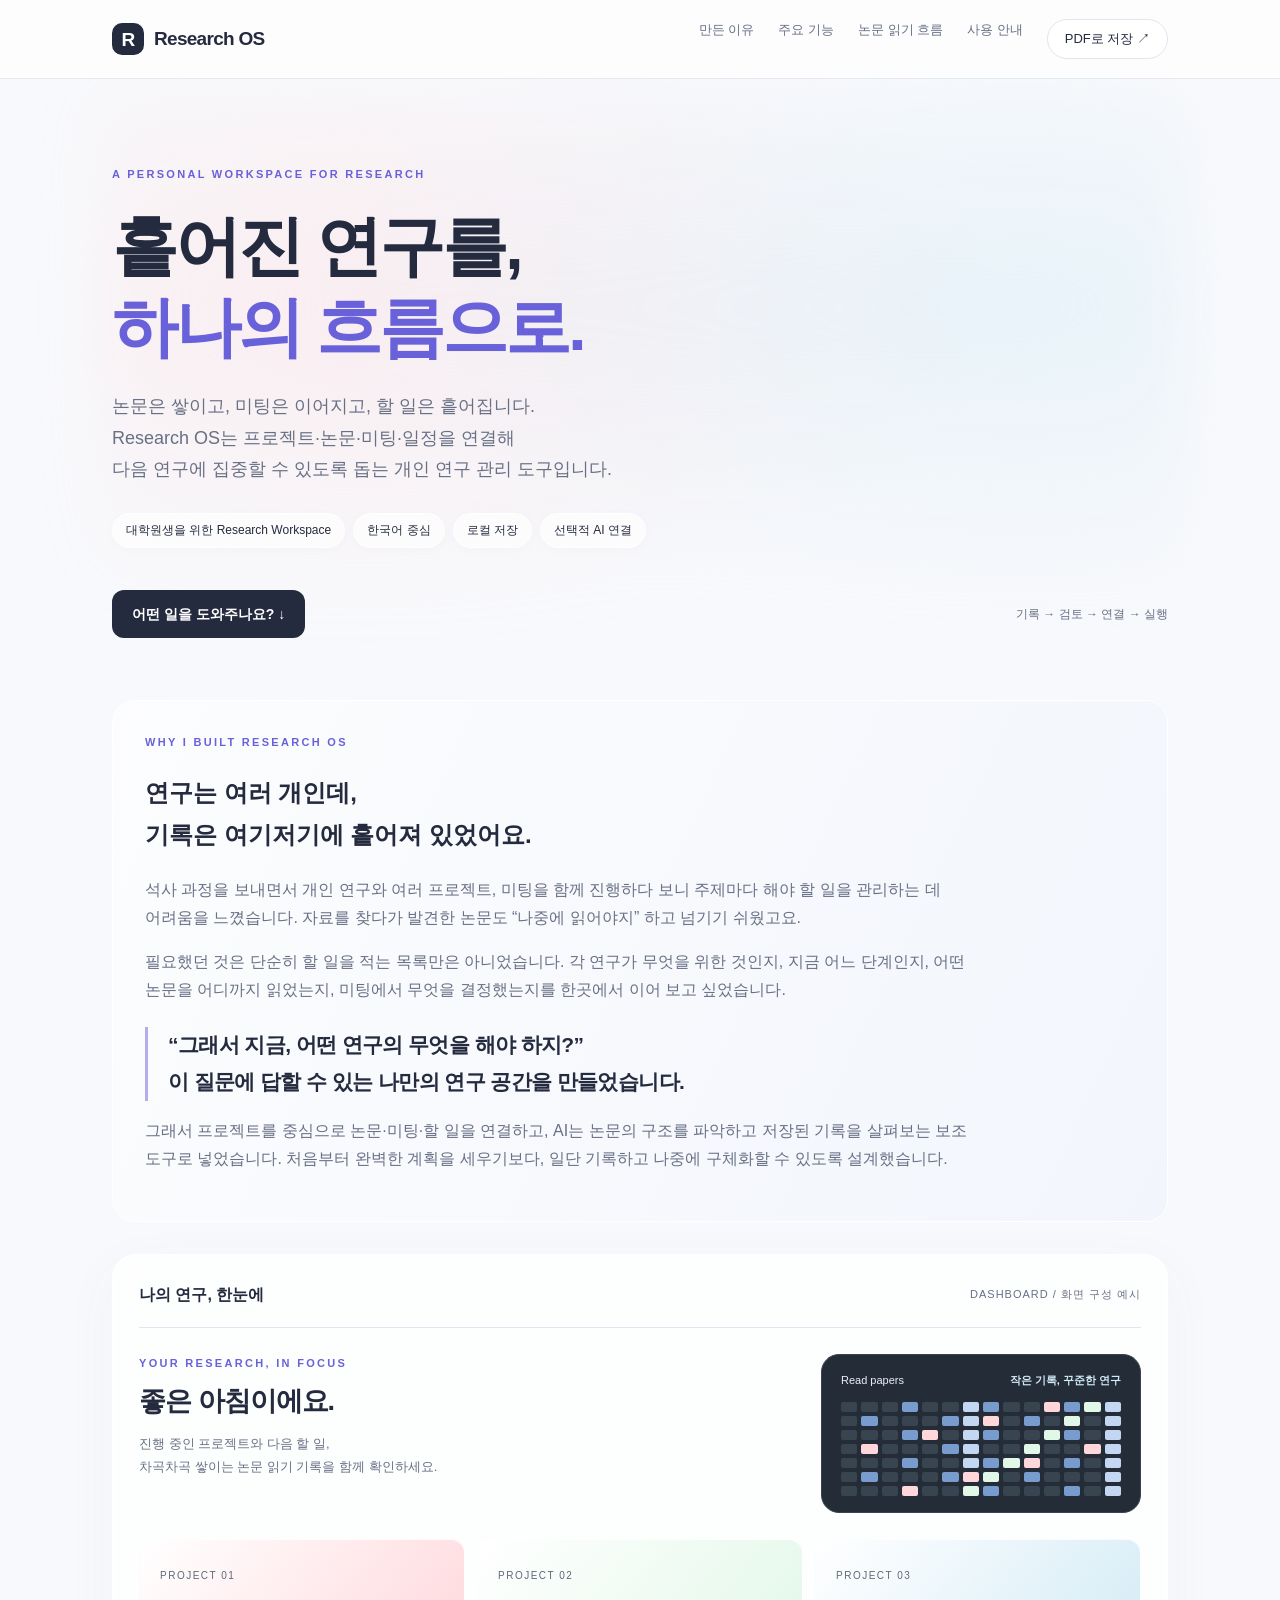
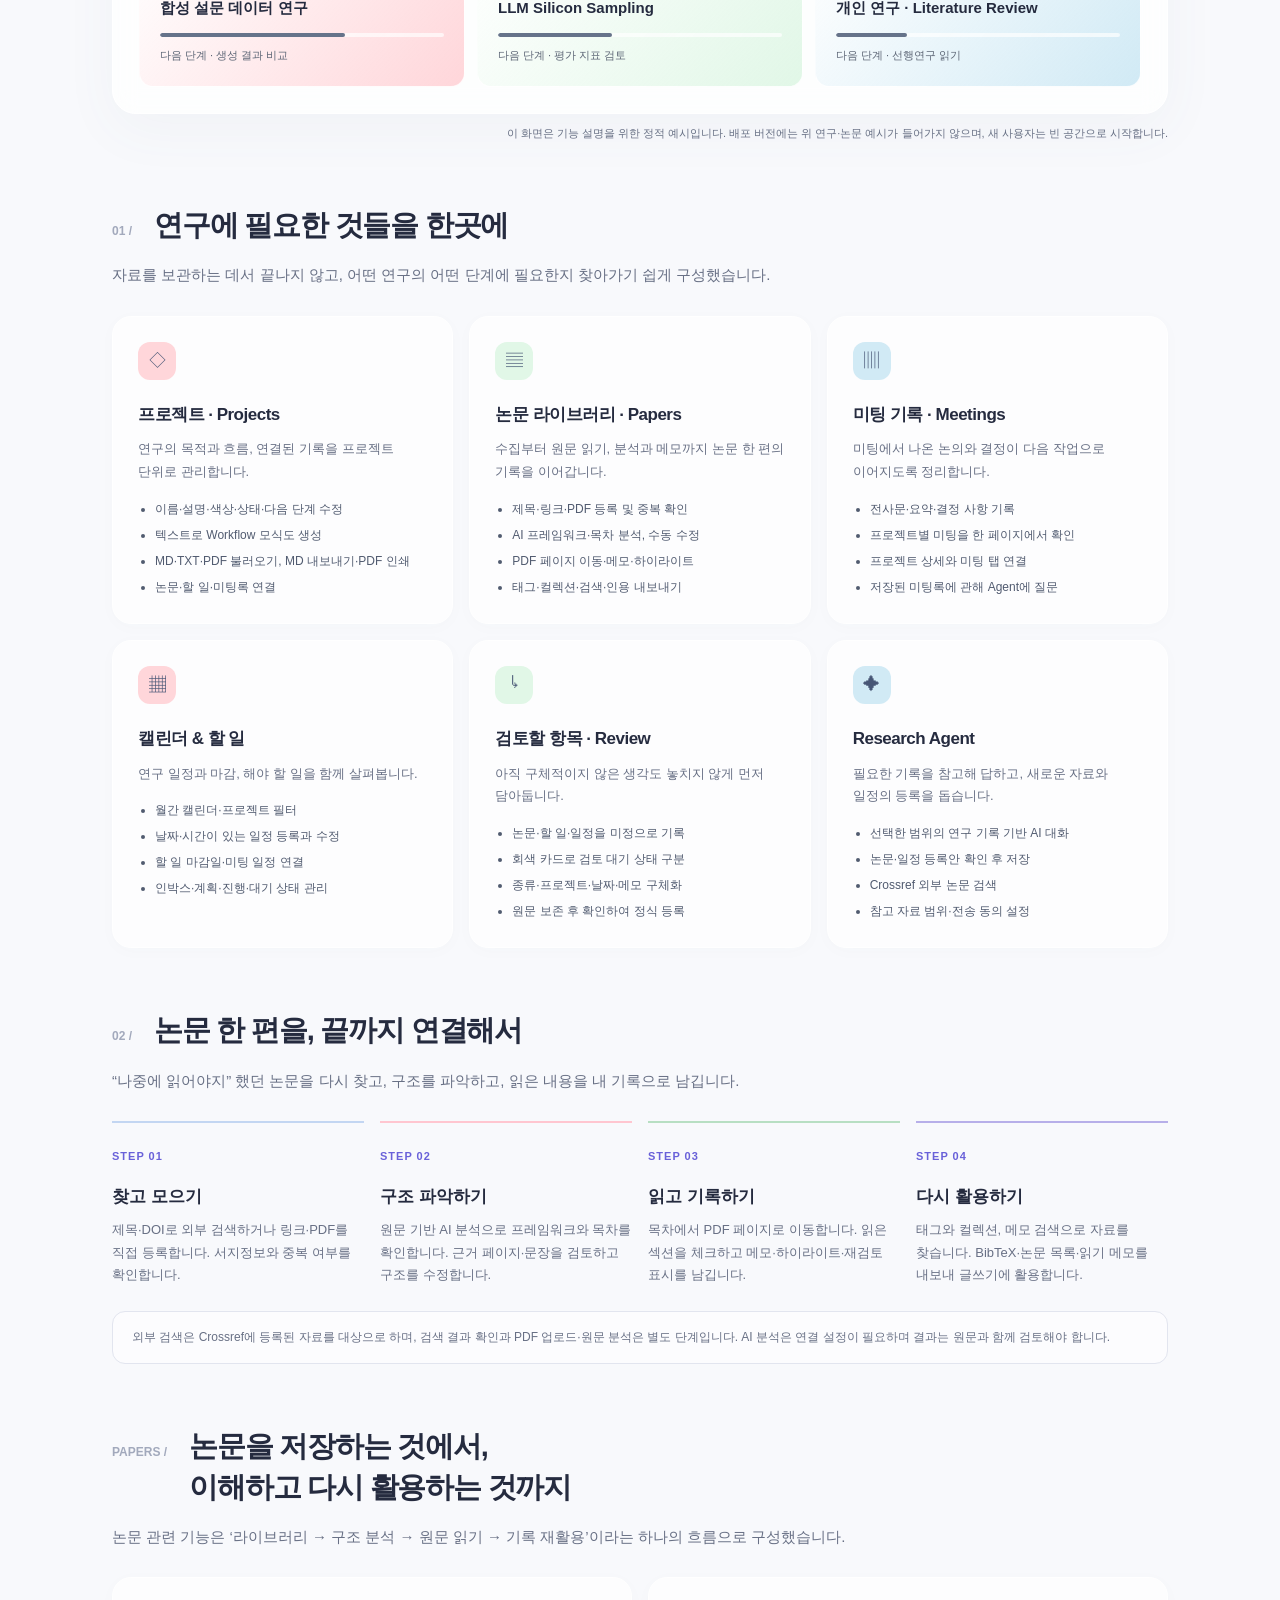
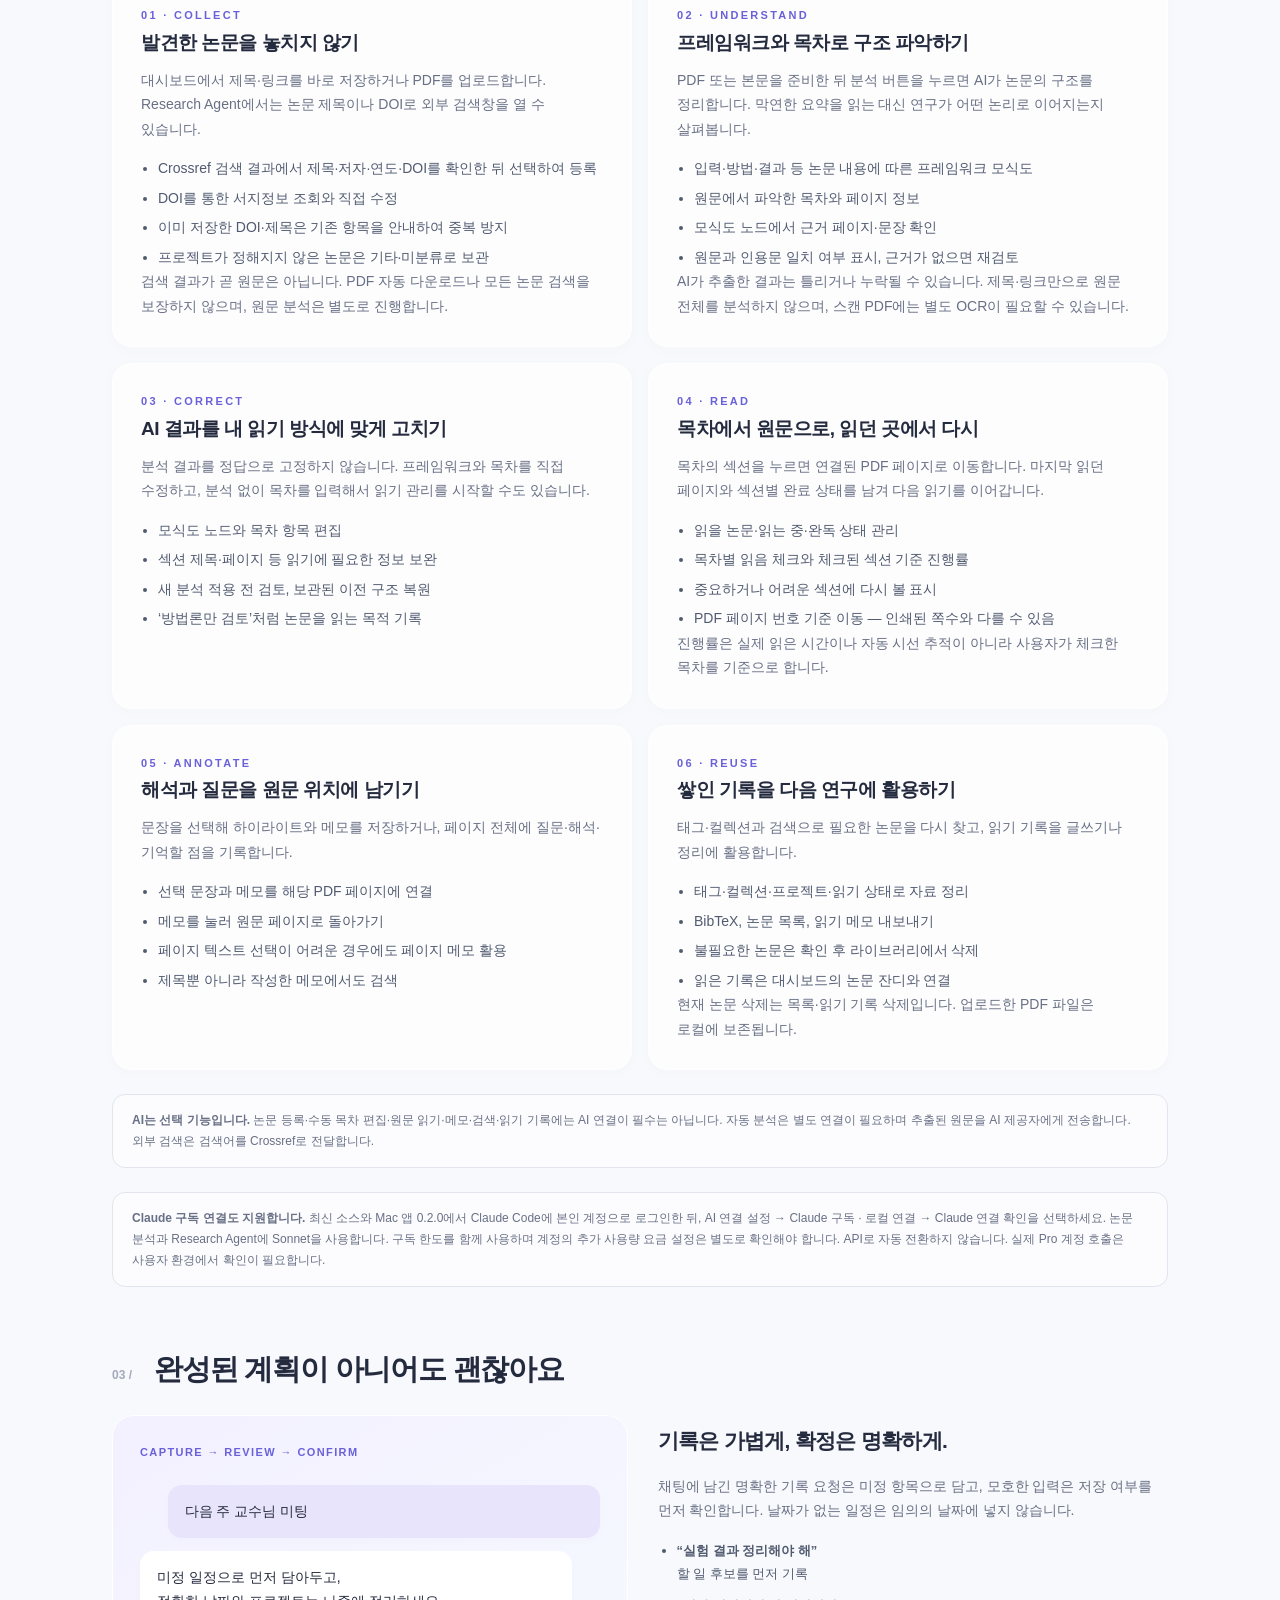
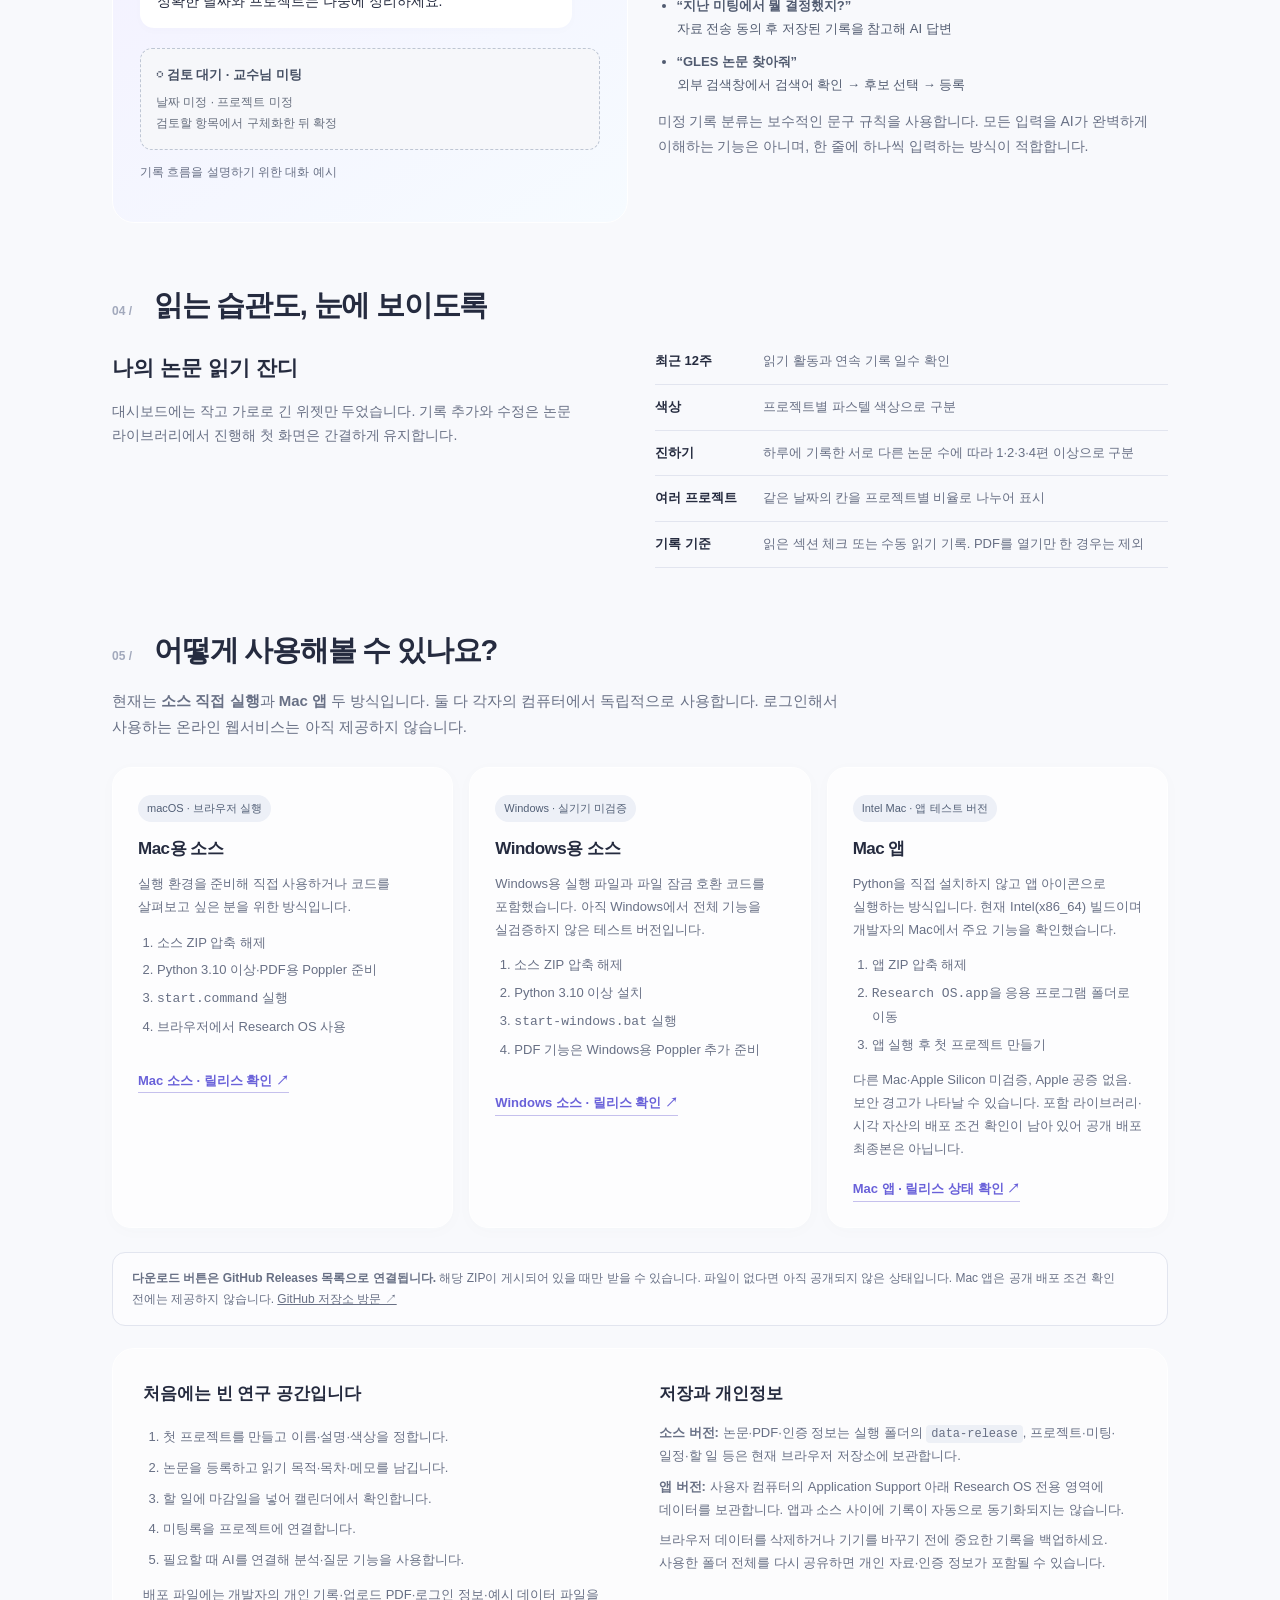
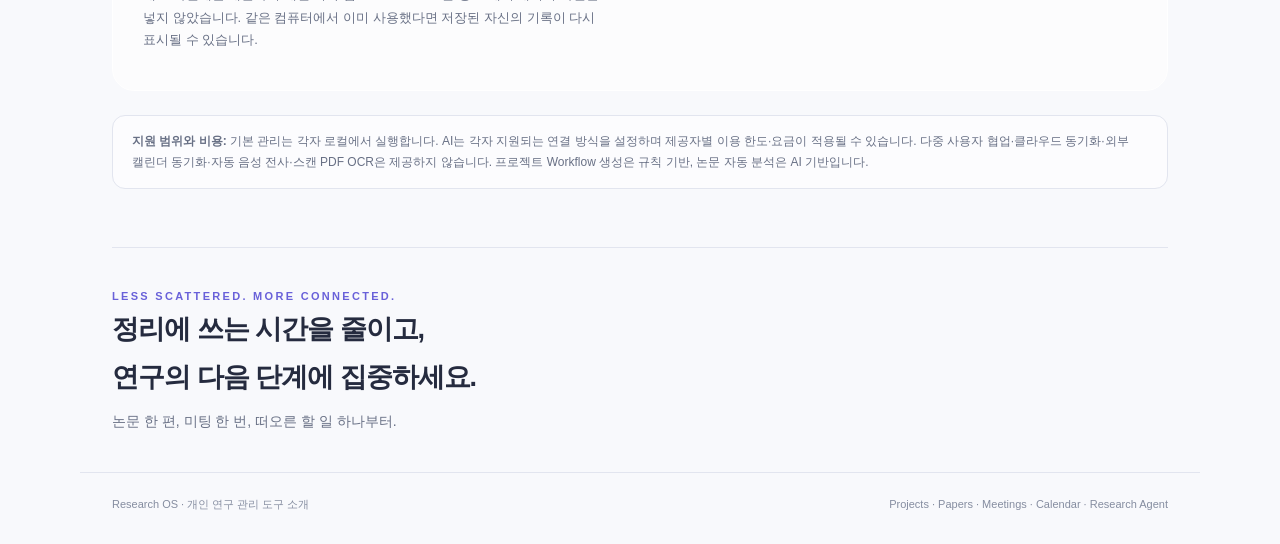
<file: docs/intro.html>
<!doctype html>
<html lang="ko">
<head>
<meta charset="utf-8">
<meta name="viewport" content="width=device-width, initial-scale=1">
<meta name="description" content="대학원생을 위한 개인 연구 관리 도구 Research OS. 프로젝트, 논문, 미팅, 일정과 AI를 하나의 연구 흐름으로 연결합니다.">
<title>Research OS — 만든 이유, 논문 관리, 사용 안내</title>
<style>
:root{--ink:#252b3f;--muted:#687085;--violet:#6961d9;--line:#e2e5ef;--pink:#FFD6DA;--mint:#E1F7E7;--sky:#D1EAF5;--blue:#C3D6F2}
*{box-sizing:border-box}html{scroll-behavior:smooth}body{margin:0;background:#f8f9fc;color:var(--ink);font-family:Inter,Pretendard,-apple-system,BlinkMacSystemFont,"Apple SD Gothic Neo","Noto Sans KR",sans-serif;line-height:1.75;word-break:keep-all}a{color:inherit;text-decoration:none}button{font:inherit}a:focus-visible,button:focus-visible{outline:3px solid var(--violet);outline-offset:5px}main,.nav,footer{max-width:1120px;margin:auto;padding-left:32px;padding-right:32px}.top{border-bottom:1px solid #e6e8f0;background:#ffffffb8}.nav{min-height:78px;display:flex;align-items:center;justify-content:space-between;gap:20px}.brand{font-size:19px;font-weight:850;letter-spacing:-.7px;display:flex;align-items:center;gap:10px}.logo{display:grid;place-items:center;width:32px;height:32px;color:white;background:var(--ink);border-radius:10px;font-size:19px}.nav-links{display:flex;gap:24px;font-size:13px;color:var(--muted)}.print{border:1px solid var(--line);border-radius:99px;background:white;padding:8px 17px;color:var(--ink);cursor:pointer}.hero{position:relative;padding:86px 0 62px}.hero:before{content:"";position:absolute;inset:15px -15px 0;z-index:-1;background:radial-gradient(ellipse at 85% 35%,#d1eaf568,transparent 55%),radial-gradient(ellipse at 25% 35%,#ffd6da55,transparent 55%);filter:blur(28px)}.eyebrow{font-size:11px;font-weight:800;letter-spacing:2.3px;color:var(--violet);text-transform:uppercase}.hero h1{font-size:clamp(38px,5.7vw,66px);line-height:1.22;letter-spacing:-3px;margin:22px 0 24px}.hero h1 span{color:var(--violet)}.lead{font-size:18px;color:var(--muted);max-width:660px;margin:0}.pills{display:flex;flex-wrap:wrap;gap:8px;margin-top:27px}.pill{font-size:12px;background:#ffffffb5;border:1px solid white;box-shadow:0 2px 12px #27345205;padding:6px 13px;border-radius:30px}.hero-bottom{display:flex;justify-content:space-between;align-items:center;margin-top:42px;gap:18px}.cta{display:inline-block;background:var(--ink);color:white;border-radius:12px;padding:12px 20px;font-size:14px;font-weight:650}.small{font-size:12px;color:var(--muted)}
.preview{border:1px solid white;border-radius:24px;background:#ffffffb8;box-shadow:0 16px 55px #4b60840c,inset 0 1px 0 white;padding:26px;backdrop-filter:blur(12px)}.preview-top{display:flex;align-items:center;justify-content:space-between;gap:18px;border-bottom:1px solid var(--line);padding-bottom:18px}.preview-label{font-size:11px;color:var(--muted);letter-spacing:1px}.preview-content{display:grid;grid-template-columns:1fr 320px;gap:30px;padding:26px 0}.greeting h2{font-size:27px;margin:5px 0 8px;letter-spacing:-1px}.greeting p{font-size:13px;color:var(--muted);margin:0}.garden{background:#242c37;border:1px solid #3a4352;color:#edf0f8;border-radius:18px;padding:16px 19px;align-self:start}.garden-head{display:flex;justify-content:space-between;font-size:11px;margin-bottom:12px}.garden-head strong{color:#d1eaf5}.garden-grid{display:grid;grid-template-columns:repeat(14,1fr);gap:4px}.garden-grid i{height:10px;border-radius:2px;background:#394451}.garden-grid i:nth-child(4n){background:#789CCE}.garden-grid i:nth-child(7n){background:#C3D6F2}.garden-grid i:nth-child(11n){background:#FFD6DA}.garden-grid i:nth-child(13n){background:#E1F7E7}.sample-projects{display:grid;grid-template-columns:repeat(3,1fr);gap:12px}.sample-card{padding:20px;border-radius:14px;border:1px solid #ffffffd9;background:linear-gradient(130deg,#fff9,var(--pink))}.sample-card:nth-child(2){background:linear-gradient(130deg,#fff9,var(--mint))}.sample-card:nth-child(3){background:linear-gradient(130deg,#fff9,var(--sky))}.sample-card small{font-size:10px;letter-spacing:1.5px;color:#606878}.sample-card h3{font-size:15px;margin:7px 0 12px}.sample-card p{font-size:11px;margin:9px 0 0;color:#5c6575}.bar{height:4px;border-radius:9px;background:#ffffffac;overflow:hidden}.bar span{display:block;height:100%;background:#66738a;border-radius:9px}.caption{font-size:11px;color:var(--muted);text-align:right;margin:10px 0 0}
section{padding:62px 0 0;scroll-margin-top:25px}.section-heading{display:flex;gap:22px;align-items:baseline;margin-bottom:25px}.index{color:#a2a9bc;font-size:12px;font-weight:650;font-variant-numeric:tabular-nums}.section-heading h2{font-size:29px;line-height:1.4;letter-spacing:-1.2px;margin:0}.intro{color:var(--muted);font-size:15px;max-width:740px;margin:-8px 0 27px}.feature-grid{display:grid;grid-template-columns:repeat(3,1fr);gap:16px}.feature{padding:25px;background:#ffffffc7;border:1px solid #fff;border-radius:19px;box-shadow:0 3px 18px #43506d05}.icon{width:38px;height:38px;border-radius:12px;display:grid;place-items:center;background:var(--sky);font-size:17px;color:#475675;margin-bottom:20px}.feature:nth-child(3n+1) .icon{background:var(--pink)}.feature:nth-child(3n+2) .icon{background:var(--mint)}.feature h3{font-size:17px;margin:0 0 9px;letter-spacing:-.5px}.feature p{font-size:13px;color:var(--muted);margin:0}.feature ul{padding-left:17px;font-size:12px;color:#515b70;margin:15px 0 0}.feature li+li{margin-top:5px}.steps{display:grid;grid-template-columns:repeat(4,1fr);gap:16px}.step{border-top:2px solid var(--blue);padding-top:18px}.step:nth-child(2){border-color:#FFC6D0}.step:nth-child(3){border-color:#b8dfc3}.step:nth-child(4){border-color:#b7afe9}.step-number{font-size:11px;font-weight:750;color:var(--violet);letter-spacing:1px}.step h3{font-size:17px;margin:13px 0 7px}.step p{font-size:13px;color:var(--muted);margin:0}.note{border:1px solid var(--line);border-radius:13px;padding:15px 19px;font-size:12px;color:var(--muted);margin-top:24px;background:#ffffff73}.agent-layout{display:grid;grid-template-columns:1fr 1fr;gap:25px}.chat{background:linear-gradient(150deg,#f3f0ff,#f6fbff);border:1px solid white;border-radius:22px;padding:27px}.chat-label{font-size:11px;font-weight:800;letter-spacing:1.4px;color:var(--violet);margin-bottom:23px}.bubble{font-size:14px;border-radius:14px;padding:14px 17px;background:white;max-width:94%;margin-bottom:13px;box-shadow:0 3px 10px #44436904}.bubble.user{margin-left:auto;background:#e8e4fb}.pending{font-size:12px;color:#676f7e;border:1px dashed #bec6d4;background:#f6f7fa;border-radius:12px;padding:15px;margin-top:20px}.pending strong{display:block;font-size:13px;color:#465064;margin-bottom:5px}.agent-copy{padding:8px 5px}.agent-copy h3{font-size:21px;margin:0 0 14px;letter-spacing:-.7px}.agent-copy p{font-size:14px;color:var(--muted);margin:0 0 17px}.agent-copy ul{font-size:13px;padding-left:19px;color:#515b70}.agent-copy li{margin:10px 0}.garden-section{display:grid;grid-template-columns:1fr 1fr;gap:30px;align-items:start}.garden-section h3{font-size:21px;margin:0 0 12px}.garden-section p{font-size:14px;color:var(--muted);margin:0}.facts{margin:0;padding:0;list-style:none}.facts li{border-bottom:1px solid var(--line);padding:11px 0;display:flex;gap:20px;font-size:13px}.facts li:first-child{padding-top:0}.facts strong{flex:0 0 88px}.facts span{color:var(--muted)}.usage{background:#fff9;border:1px solid white;border-radius:22px;padding:30px;display:grid;grid-template-columns:1fr 1fr;gap:38px}.usage h3{font-size:17px;margin:0 0 13px}.usage p,.usage li{font-size:13px;color:var(--muted)}.usage ol{margin:0;padding-left:20px}.usage li{padding:4px 0}.usage code{font-size:12px;background:#edf0f6;padding:2px 5px;border-radius:4px;overflow-wrap:anywhere}.usage p{margin:8px 0}.closing{margin-top:58px;padding:39px 0;border-top:1px solid var(--line)}.closing h2{font-size:27px;letter-spacing:-1px;margin:0 0 8px}.closing p{color:var(--muted);font-size:14px;margin:0}footer{display:flex;justify-content:space-between;gap:15px;padding-top:22px;padding-bottom:30px;color:#858da0;font-size:11px;border-top:1px solid var(--line)}
@media(max-width:850px){.feature-grid{grid-template-columns:repeat(2,1fr)}.preview-content{grid-template-columns:1fr 280px}.steps{grid-template-columns:repeat(2,1fr)}.nav-links a{display:none}.hero h1{letter-spacing:-2px}}
@media(max-width:600px){main,.nav,footer{padding-left:20px;padding-right:20px}.nav{min-height:68px}.hero{padding:52px 0 35px}.lead{font-size:16px}.hero-bottom{align-items:flex-start;flex-direction:column;margin-top:28px}.preview{padding:20px}.preview-content,.sample-projects,.feature-grid,.agent-layout,.garden-section,.usage{grid-template-columns:1fr}.garden{max-width:340px;width:100%}.sample-card{padding:15px}.sample-card h3{margin:4px 0 10px}.preview-top{align-items:flex-start;flex-direction:column;gap:4px}.section-heading h2{font-size:25px}.section-heading{gap:12px}.feature{padding:23px}.icon{margin-bottom:14px}.usage{padding:23px;gap:25px}section{padding-top:43px}.steps{gap:24px 18px}footer{flex-direction:column;gap:5px}.closing h2{font-size:24px}}
@media(prefers-reduced-motion:reduce){html{scroll-behavior:auto}}
@media print{body{background:white;font-size:10pt}main,.nav,footer{max-width:none;padding-left:0;padding-right:0}.nav{min-height:45px}.nav-links,.hero-bottom,.print{display:none}.hero{padding:30px 0}.hero h1{font-size:36pt}.hero:before{display:none}.lead{font-size:12pt}.preview,.feature,.chat,.usage{box-shadow:none;backdrop-filter:none;border:1px solid #dfe2e9}.feature,.step,.chat,.usage,.garden-section{break-inside:avoid}section{padding-top:30px}.section-heading h2{font-size:21pt}.feature-grid{grid-template-columns:repeat(3,1fr)}.preview-content{grid-template-columns:1fr 280px}.sample-projects{grid-template-columns:repeat(3,1fr)}.agent-layout,.usage,.garden-section{grid-template-columns:1fr 1fr}.steps{grid-template-columns:repeat(4,1fr)}.feature{padding:18px}.closing{margin-top:30px}*{-webkit-print-color-adjust:exact;print-color-adjust:exact}@page{size:A4;margin:15mm}}

.story{padding:32px;border:1px solid white;background:linear-gradient(115deg,#fff9,#eef3fc99);border-radius:22px;margin:0 0 32px}
.story p{font-size:16px;color:var(--muted);max-width:850px}.story blockquote{margin:23px 0 0;padding:0 0 0 20px;border-left:3px solid #b4aceb;font-size:21px;font-weight:700;letter-spacing:-.6px}
.paper-grid{grid-template-columns:repeat(2,1fr)}.paper-grid .feature{padding:28px}.paper-grid .feature h3{font-size:19px}.paper-grid .feature p,.paper-grid .feature li{font-size:14px}
.feature .download{display:inline-block;margin-top:18px;color:var(--violet);font-weight:750;border-bottom:1px solid #c5c0ed;font-size:13px}
.status-label{display:inline-block;font-size:11px;padding:4px 9px;border-radius:20px;background:#edf0f7;color:#525f76;margin-bottom:12px}
.usage{margin-top:22px}.feature ol{font-size:13px;color:var(--muted);padding-left:19px}
@media(max-width:600px){.paper-grid{grid-template-columns:1fr}.story{padding:23px}.story blockquote{font-size:18px}}
@media print{.paper-grid{grid-template-columns:repeat(2,1fr)}.story{break-inside:avoid}.download{overflow-wrap:anywhere}}
</style>
</head>
<body>
<header class="top"><nav class="nav" aria-label="문서 탐색"><a class="brand" href="#top"><span class="logo" aria-hidden="true">R</span>Research OS</a><div class="nav-links"><a href="#why">만든 이유</a><a href="#features">주요 기능</a><a href="#flow">논문 읽기 흐름</a><a href="#start">사용 안내</a><button class="print" type="button" onclick="window.print()">PDF로 저장 ↗</button></div></nav></header>
<main id="top">
<div class="hero"><div class="eyebrow">A personal workspace for research</div><h1>흩어진 연구를,<br><span>하나의 흐름으로.</span></h1><p class="lead">논문은 쌓이고, 미팅은 이어지고, 할 일은 흩어집니다.<br>Research OS는 프로젝트·논문·미팅·일정을 연결해<br>다음 연구에 집중할 수 있도록 돕는 개인 연구 관리 도구입니다.</p><div class="pills"><span class="pill">대학원생을 위한 Research Workspace</span><span class="pill">한국어 중심</span><span class="pill">로컬 저장</span><span class="pill">선택적 AI 연결</span></div><div class="hero-bottom"><a class="cta" href="#features">어떤 일을 도와주나요? ↓</a><span class="small">기록 → 검토 → 연결 → 실행</span></div></div>
<section id="why" class="story">
<div class="eyebrow">Why I built Research OS</div><h2>연구는 여러 개인데,<br>기록은 여기저기에 흩어져 있었어요.</h2>
<p>석사 과정을 보내면서 개인 연구와 여러 프로젝트, 미팅을 함께 진행하다 보니 주제마다 해야 할 일을 관리하는 데 어려움을 느꼈습니다. 자료를 찾다가 발견한 논문도 “나중에 읽어야지” 하고 넘기기 쉬웠고요.</p>
<p>필요했던 것은 단순히 할 일을 적는 목록만은 아니었습니다. 각 연구가 무엇을 위한 것인지, 지금 어느 단계인지, 어떤 논문을 어디까지 읽었는지, 미팅에서 무엇을 결정했는지를 한곳에서 이어 보고 싶었습니다.</p>
<blockquote>“그래서 지금, 어떤 연구의 무엇을 해야 하지?”<br>이 질문에 답할 수 있는 나만의 연구 공간을 만들었습니다.</blockquote>
<p>그래서 프로젝트를 중심으로 논문·미팅·할 일을 연결하고, AI는 논문의 구조를 파악하고 저장된 기록을 살펴보는 보조 도구로 넣었습니다. 처음부터 완벽한 계획을 세우기보다, 일단 기록하고 나중에 구체화할 수 있도록 설계했습니다.</p>
</section>
<div class="preview" aria-label="대시보드 구성 예시"><div class="preview-top"><strong>나의 연구, 한눈에</strong><span class="preview-label">DASHBOARD / 화면 구성 예시</span></div><div class="preview-content"><div class="greeting"><div class="eyebrow">Your research, in focus</div><h2>좋은 아침이에요.</h2><p>진행 중인 프로젝트와 다음 할 일,<br>차곡차곡 쌓이는 논문 읽기 기록을 함께 확인하세요.</p></div><div class="garden" aria-label="논문 읽기 잔디 디자인 예시. 실제 활동 기록이 아닙니다."><div class="garden-head"><span>Read papers</span><strong>작은 기록, 꾸준한 연구</strong></div><div class="garden-grid" aria-hidden="true">
<i></i><i></i><i></i><i></i><i></i><i></i><i></i><i></i><i></i><i></i><i></i><i></i><i></i><i></i>
<i></i><i></i><i></i><i></i><i></i><i></i><i></i><i></i><i></i><i></i><i></i><i></i><i></i><i></i>
<i></i><i></i><i></i><i></i><i></i><i></i><i></i><i></i><i></i><i></i><i></i><i></i><i></i><i></i>
<i></i><i></i><i></i><i></i><i></i><i></i><i></i><i></i><i></i><i></i><i></i><i></i><i></i><i></i>
<i></i><i></i><i></i><i></i><i></i><i></i><i></i><i></i><i></i><i></i><i></i><i></i><i></i><i></i>
<i></i><i></i><i></i><i></i><i></i><i></i><i></i><i></i><i></i><i></i><i></i><i></i><i></i><i></i>
<i></i><i></i><i></i><i></i><i></i><i></i><i></i><i></i><i></i><i></i><i></i><i></i><i></i><i></i>
</div></div></div><div class="sample-projects"><div class="sample-card"><small>PROJECT 01</small><h3>합성 설문 데이터 연구</h3><div class="bar"><span style="width:65%"></span></div><p>다음 단계 · 생성 결과 비교</p></div><div class="sample-card"><small>PROJECT 02</small><h3>LLM Silicon Sampling</h3><div class="bar"><span style="width:40%"></span></div><p>다음 단계 · 평가 지표 검토</p></div><div class="sample-card"><small>PROJECT 03</small><h3>개인 연구 · Literature Review</h3><div class="bar"><span style="width:25%"></span></div><p>다음 단계 · 선행연구 읽기</p></div></div></div><p class="caption">이 화면은 기능 설명을 위한 정적 예시입니다. 배포 버전에는 위 연구·논문 예시가 들어가지 않으며, 새 사용자는 빈 공간으로 시작합니다.</p>
<section id="features"><div class="section-heading"><span class="index">01 /</span><h2>연구에 필요한 것들을 한곳에</h2></div><p class="intro">자료를 보관하는 데서 끝나지 않고, 어떤 연구의 어떤 단계에 필요한지 찾아가기 쉽게 구성했습니다.</p><div class="feature-grid">
<article class="feature"><div class="icon" aria-hidden="true">◇</div><h3>프로젝트 · Projects</h3><p>연구의 목적과 흐름, 연결된 기록을 프로젝트 단위로 관리합니다.</p><ul><li>이름·설명·색상·상태·다음 단계 수정</li><li>텍스트로 Workflow 모식도 생성</li><li>MD·TXT·PDF 불러오기, MD 내보내기·PDF 인쇄</li><li>논문·할 일·미팅록 연결</li></ul></article>
<article class="feature"><div class="icon" aria-hidden="true">▤</div><h3>논문 라이브러리 · Papers</h3><p>수집부터 원문 읽기, 분석과 메모까지 논문 한 편의 기록을 이어갑니다.</p><ul><li>제목·링크·PDF 등록 및 중복 확인</li><li>AI 프레임워크·목차 분석, 수동 수정</li><li>PDF 페이지 이동·메모·하이라이트</li><li>태그·컬렉션·검색·인용 내보내기</li></ul></article>
<article class="feature"><div class="icon" aria-hidden="true">▥</div><h3>미팅 기록 · Meetings</h3><p>미팅에서 나온 논의와 결정이 다음 작업으로 이어지도록 정리합니다.</p><ul><li>전사문·요약·결정 사항 기록</li><li>프로젝트별 미팅을 한 페이지에서 확인</li><li>프로젝트 상세와 미팅 탭 연결</li><li>저장된 미팅록에 관해 Agent에 질문</li></ul></article>
<article class="feature"><div class="icon" aria-hidden="true">▦</div><h3>캘린더 & 할 일</h3><p>연구 일정과 마감, 해야 할 일을 함께 살펴봅니다.</p><ul><li>월간 캘린더·프로젝트 필터</li><li>날짜·시간이 있는 일정 등록과 수정</li><li>할 일 마감일·미팅 일정 연결</li><li>인박스·계획·진행·대기 상태 관리</li></ul></article>
<article class="feature"><div class="icon" aria-hidden="true">↳</div><h3>검토할 항목 · Review</h3><p>아직 구체적이지 않은 생각도 놓치지 않게 먼저 담아둡니다.</p><ul><li>논문·할 일·일정을 미정으로 기록</li><li>회색 카드로 검토 대기 상태 구분</li><li>종류·프로젝트·날짜·메모 구체화</li><li>원문 보존 후 확인하여 정식 등록</li></ul></article>
<article class="feature"><div class="icon" aria-hidden="true">✦</div><h3>Research Agent</h3><p>필요한 기록을 참고해 답하고, 새로운 자료와 일정의 등록을 돕습니다.</p><ul><li>선택한 범위의 연구 기록 기반 AI 대화</li><li>논문·일정 등록안 확인 후 저장</li><li>Crossref 외부 논문 검색</li><li>참고 자료 범위·전송 동의 설정</li></ul></article>
</div></section>
<section id="flow"><div class="section-heading"><span class="index">02 /</span><h2>논문 한 편을, 끝까지 연결해서</h2></div><p class="intro">“나중에 읽어야지” 했던 논문을 다시 찾고, 구조를 파악하고, 읽은 내용을 내 기록으로 남깁니다.</p><div class="steps"><article class="step"><span class="step-number">STEP 01</span><h3>찾고 모으기</h3><p>제목·DOI로 외부 검색하거나 링크·PDF를 직접 등록합니다. 서지정보와 중복 여부를 확인합니다.</p></article><article class="step"><span class="step-number">STEP 02</span><h3>구조 파악하기</h3><p>원문 기반 AI 분석으로 프레임워크와 목차를 확인합니다. 근거 페이지·문장을 검토하고 구조를 수정합니다.</p></article><article class="step"><span class="step-number">STEP 03</span><h3>읽고 기록하기</h3><p>목차에서 PDF 페이지로 이동합니다. 읽은 섹션을 체크하고 메모·하이라이트·재검토 표시를 남깁니다.</p></article><article class="step"><span class="step-number">STEP 04</span><h3>다시 활용하기</h3><p>태그와 컬렉션, 메모 검색으로 자료를 찾습니다. BibTeX·논문 목록·읽기 메모를 내보내 글쓰기에 활용합니다.</p></article></div><div class="note">외부 검색은 Crossref에 등록된 자료를 대상으로 하며, 검색 결과 확인과 PDF 업로드·원문 분석은 별도 단계입니다. AI 분석은 연결 설정이 필요하며 결과는 원문과 함께 검토해야 합니다.</div></section>
<section id="paper-details">
<div class="section-heading"><span class="index">PAPERS /</span><h2>논문을 저장하는 것에서,<br>이해하고 다시 활용하는 것까지</h2></div>
<p class="intro">논문 관련 기능은 ‘라이브러리 → 구조 분석 → 원문 읽기 → 기록 재활용’이라는 하나의 흐름으로 구성했습니다.</p>
<div class="feature-grid paper-grid">
<article class="feature"><div class="eyebrow">01 · Collect</div><h3>발견한 논문을 놓치지 않기</h3><p>대시보드에서 제목·링크를 바로 저장하거나 PDF를 업로드합니다. Research Agent에서는 논문 제목이나 DOI로 외부 검색창을 열 수 있습니다.</p><ul><li>Crossref 검색 결과에서 제목·저자·연도·DOI를 확인한 뒤 선택하여 등록</li><li>DOI를 통한 서지정보 조회와 직접 수정</li><li>이미 저장한 DOI·제목은 기존 항목을 안내하여 중복 방지</li><li>프로젝트가 정해지지 않은 논문은 기타·미분류로 보관</li></ul><p class="small">검색 결과가 곧 원문은 아닙니다. PDF 자동 다운로드나 모든 논문 검색을 보장하지 않으며, 원문 분석은 별도로 진행합니다.</p></article>
<article class="feature"><div class="eyebrow">02 · Understand</div><h3>프레임워크와 목차로 구조 파악하기</h3><p>PDF 또는 본문을 준비한 뒤 분석 버튼을 누르면 AI가 논문의 구조를 정리합니다. 막연한 요약을 읽는 대신 연구가 어떤 논리로 이어지는지 살펴봅니다.</p><ul><li>입력·방법·결과 등 논문 내용에 따른 프레임워크 모식도</li><li>원문에서 파악한 목차와 페이지 정보</li><li>모식도 노드에서 근거 페이지·문장 확인</li><li>원문과 인용문 일치 여부 표시, 근거가 없으면 재검토</li></ul><p class="small">AI가 추출한 결과는 틀리거나 누락될 수 있습니다. 제목·링크만으로 원문 전체를 분석하지 않으며, 스캔 PDF에는 별도 OCR이 필요할 수 있습니다.</p></article>
<article class="feature"><div class="eyebrow">03 · Correct</div><h3>AI 결과를 내 읽기 방식에 맞게 고치기</h3><p>분석 결과를 정답으로 고정하지 않습니다. 프레임워크와 목차를 직접 수정하고, 분석 없이 목차를 입력해서 읽기 관리를 시작할 수도 있습니다.</p><ul><li>모식도 노드와 목차 항목 편집</li><li>섹션 제목·페이지 등 읽기에 필요한 정보 보완</li><li>새 분석 적용 전 검토, 보관된 이전 구조 복원</li><li>‘방법론만 검토’처럼 논문을 읽는 목적 기록</li></ul></article>
<article class="feature"><div class="eyebrow">04 · Read</div><h3>목차에서 원문으로, 읽던 곳에서 다시</h3><p>목차의 섹션을 누르면 연결된 PDF 페이지로 이동합니다. 마지막 읽던 페이지와 섹션별 완료 상태를 남겨 다음 읽기를 이어갑니다.</p><ul><li>읽을 논문·읽는 중·완독 상태 관리</li><li>목차별 읽음 체크와 체크된 섹션 기준 진행률</li><li>중요하거나 어려운 섹션에 다시 볼 표시</li><li>PDF 페이지 번호 기준 이동 — 인쇄된 쪽수와 다를 수 있음</li></ul><p class="small">진행률은 실제 읽은 시간이나 자동 시선 추적이 아니라 사용자가 체크한 목차를 기준으로 합니다.</p></article>
<article class="feature"><div class="eyebrow">05 · Annotate</div><h3>해석과 질문을 원문 위치에 남기기</h3><p>문장을 선택해 하이라이트와 메모를 저장하거나, 페이지 전체에 질문·해석·기억할 점을 기록합니다.</p><ul><li>선택 문장과 메모를 해당 PDF 페이지에 연결</li><li>메모를 눌러 원문 페이지로 돌아가기</li><li>페이지 텍스트 선택이 어려운 경우에도 페이지 메모 활용</li><li>제목뿐 아니라 작성한 메모에서도 검색</li></ul></article>
<article class="feature"><div class="eyebrow">06 · Reuse</div><h3>쌓인 기록을 다음 연구에 활용하기</h3><p>태그·컬렉션과 검색으로 필요한 논문을 다시 찾고, 읽기 기록을 글쓰기나 정리에 활용합니다.</p><ul><li>태그·컬렉션·프로젝트·읽기 상태로 자료 정리</li><li>BibTeX, 논문 목록, 읽기 메모 내보내기</li><li>불필요한 논문은 확인 후 라이브러리에서 삭제</li><li>읽은 기록은 대시보드의 논문 잔디와 연결</li></ul><p class="small">현재 논문 삭제는 목록·읽기 기록 삭제입니다. 업로드한 PDF 파일은 로컬에 보존됩니다.</p></article>
</div>
<div class="note"><strong>AI는 선택 기능입니다.</strong> 논문 등록·수동 목차 편집·원문 읽기·메모·검색·읽기 기록에는 AI 연결이 필수는 아닙니다. 자동 분석은 별도 연결이 필요하며 추출된 원문을 AI 제공자에게 전송합니다. 외부 검색은 검색어를 Crossref로 전달합니다.</div>
<div class="note"><strong>Claude 구독 연결도 지원합니다.</strong> 최신 소스와 Mac 앱 0.2.0에서 Claude Code에 본인 계정으로 로그인한 뒤, AI 연결 설정 → Claude 구독 · 로컬 연결 → Claude 연결 확인을 선택하세요. 논문 분석과 Research Agent에 Sonnet을 사용합니다. 구독 한도를 함께 사용하며 계정의 추가 사용량 요금 설정은 별도로 확인해야 합니다. API로 자동 전환하지 않습니다. 실제 Pro 계정 호출은 사용자 환경에서 확인이 필요합니다.</div>
</section>
<section id="agent"><div class="section-heading"><span class="index">03 /</span><h2>완성된 계획이 아니어도 괜찮아요</h2></div><div class="agent-layout"><div class="chat"><div class="chat-label">CAPTURE → REVIEW → CONFIRM</div><div class="bubble user">다음 주 교수님 미팅</div><div class="bubble">미정 일정으로 먼저 담아두고,<br>정확한 날짜와 프로젝트는 나중에 정리하세요.</div><div class="pending"><strong>◌ 검토 대기 · 교수님 미팅</strong>날짜 미정 · 프로젝트 미정<br>검토할 항목에서 구체화한 뒤 확정</div><p class="small">기록 흐름을 설명하기 위한 대화 예시</p></div><div class="agent-copy"><h3>기록은 가볍게, 확정은 명확하게.</h3><p>채팅에 남긴 명확한 기록 요청은 미정 항목으로 담고, 모호한 입력은 저장 여부를 먼저 확인합니다. 날짜가 없는 일정은 임의의 날짜에 넣지 않습니다.</p><ul><li><strong>“실험 결과 정리해야 해”</strong><br>할 일 후보를 먼저 기록</li><li><strong>“지난 미팅에서 뭘 결정했지?”</strong><br>자료 전송 동의 후 저장된 기록을 참고해 AI 답변</li><li><strong>“GLES 논문 찾아줘”</strong><br>외부 검색창에서 검색어 확인 → 후보 선택 → 등록</li></ul><p class="small">미정 기록 분류는 보수적인 문구 규칙을 사용합니다. 모든 입력을 AI가 완벽하게 이해하는 기능은 아니며, 한 줄에 하나씩 입력하는 방식이 적합합니다.</p></div></div></section>
<section><div class="section-heading"><span class="index">04 /</span><h2>읽는 습관도, 눈에 보이도록</h2></div><div class="garden-section"><div><h3>나의 논문 읽기 잔디</h3><p>대시보드에는 작고 가로로 긴 위젯만 두었습니다. 기록 추가와 수정은 논문 라이브러리에서 진행해 첫 화면은 간결하게 유지합니다.</p></div><ul class="facts"><li><strong>최근 12주</strong><span>읽기 활동과 연속 기록 일수 확인</span></li><li><strong>색상</strong><span>프로젝트별 파스텔 색상으로 구분</span></li><li><strong>진하기</strong><span>하루에 기록한 서로 다른 논문 수에 따라 1·2·3·4편 이상으로 구분</span></li><li><strong>여러 프로젝트</strong><span>같은 날짜의 칸을 프로젝트별 비율로 나누어 표시</span></li><li><strong>기록 기준</strong><span>읽은 섹션 체크 또는 수동 읽기 기록. PDF를 열기만 한 경우는 제외</span></li></ul></div></section>
<section id="start"><div class="section-heading"><span class="index">05 /</span><h2>어떻게 사용해볼 수 있나요?</h2></div>
<p class="intro">현재는 <strong>소스 직접 실행</strong>과 <strong>Mac 앱</strong> 두 방식입니다. 둘 다 각자의 컴퓨터에서 독립적으로 사용합니다. 로그인해서 사용하는 온라인 웹서비스는 아직 제공하지 않습니다.</p>
<div class="feature-grid">
<article class="feature"><span class="status-label">macOS · 브라우저 실행</span><h3>Mac용 소스</h3><p>실행 환경을 준비해 직접 사용하거나 코드를 살펴보고 싶은 분을 위한 방식입니다.</p><ol><li>소스 ZIP 압축 해제</li><li>Python 3.10 이상·PDF용 Poppler 준비</li><li><code>start.command</code> 실행</li><li>브라우저에서 Research OS 사용</li></ol><a class="download" href="https://github.com/Esther021004/research-os/releases" target="_blank" rel="noopener noreferrer">Mac 소스 · 릴리스 확인 ↗</a></article>
<article class="feature"><span class="status-label">Windows · 실기기 미검증</span><h3>Windows용 소스</h3><p>Windows용 실행 파일과 파일 잠금 호환 코드를 포함했습니다. 아직 Windows에서 전체 기능을 실검증하지 않은 테스트 버전입니다.</p><ol><li>소스 ZIP 압축 해제</li><li>Python 3.10 이상 설치</li><li><code>start-windows.bat</code> 실행</li><li>PDF 기능은 Windows용 Poppler 추가 준비</li></ol><a class="download" href="https://github.com/Esther021004/research-os/releases" target="_blank" rel="noopener noreferrer">Windows 소스 · 릴리스 확인 ↗</a></article>
<article class="feature"><span class="status-label">Intel Mac · 앱 테스트 버전</span><h3>Mac 앱</h3><p>Python을 직접 설치하지 않고 앱 아이콘으로 실행하는 방식입니다. 현재 Intel(x86_64) 빌드이며 개발자의 Mac에서 주요 기능을 확인했습니다.</p><ol><li>앱 ZIP 압축 해제</li><li><code>Research OS.app</code>을 응용 프로그램 폴더로 이동</li><li>앱 실행 후 첫 프로젝트 만들기</li></ol><p class="small">다른 Mac·Apple Silicon 미검증, Apple 공증 없음. 보안 경고가 나타날 수 있습니다. 포함 라이브러리·시각 자산의 배포 조건 확인이 남아 있어 공개 배포 최종본은 아닙니다.</p><a class="download" href="https://github.com/Esther021004/research-os/releases" target="_blank" rel="noopener noreferrer">Mac 앱 · 릴리스 상태 확인 ↗</a></article>
</div>
<div class="note"><strong>다운로드 버튼은 GitHub Releases 목록으로 연결됩니다.</strong> 해당 ZIP이 게시되어 있을 때만 받을 수 있습니다. 파일이 없다면 아직 공개되지 않은 상태입니다. Mac 앱은 공개 배포 조건 확인 전에는 제공하지 않습니다. <a href="https://github.com/Esther021004/research-os" target="_blank" rel="noopener noreferrer"><u>GitHub 저장소 방문 ↗</u></a></div>
<div class="usage"><div><h3>처음에는 빈 연구 공간입니다</h3><ol><li>첫 프로젝트를 만들고 이름·설명·색상을 정합니다.</li><li>논문을 등록하고 읽기 목적·목차·메모를 남깁니다.</li><li>할 일에 마감일을 넣어 캘린더에서 확인합니다.</li><li>미팅록을 프로젝트에 연결합니다.</li><li>필요할 때 AI를 연결해 분석·질문 기능을 사용합니다.</li></ol><p>배포 파일에는 개발자의 개인 기록·업로드 PDF·로그인 정보·예시 데이터 파일을 넣지 않았습니다. 같은 컴퓨터에서 이미 사용했다면 저장된 자신의 기록이 다시 표시될 수 있습니다.</p></div><div><h3>저장과 개인정보</h3><p><strong>소스 버전:</strong> 논문·PDF·인증 정보는 실행 폴더의 <code>data-release</code>, 프로젝트·미팅·일정·할 일 등은 현재 브라우저 저장소에 보관합니다.</p><p><strong>앱 버전:</strong> 사용자 컴퓨터의 Application Support 아래 Research OS 전용 영역에 데이터를 보관합니다. 앱과 소스 사이에 기록이 자동으로 동기화되지는 않습니다.</p><p>브라우저 데이터를 삭제하거나 기기를 바꾸기 전에 중요한 기록을 백업하세요. 사용한 폴더 전체를 다시 공유하면 개인 자료·인증 정보가 포함될 수 있습니다.</p></div></div>
<div class="note"><strong>지원 범위와 비용:</strong> 기본 관리는 각자 로컬에서 실행합니다. AI는 각자 지원되는 연결 방식을 설정하며 제공자별 이용 한도·요금이 적용될 수 있습니다. 다중 사용자 협업·클라우드 동기화·외부 캘린더 동기화·자동 음성 전사·스캔 PDF OCR은 제공하지 않습니다. 프로젝트 Workflow 생성은 규칙 기반, 논문 자동 분석은 AI 기반입니다.</div>
</section>
<div class="closing"><div class="eyebrow">Less scattered. More connected.</div><h2>정리에 쓰는 시간을 줄이고,<br>연구의 다음 단계에 집중하세요.</h2><p>논문 한 편, 미팅 한 번, 떠오른 할 일 하나부터.</p></div>
</main><footer><span>Research OS · 개인 연구 관리 도구 소개</span><span>Projects · Papers · Meetings · Calendar · Research Agent</span></footer>
</body>
</html>
</file>
